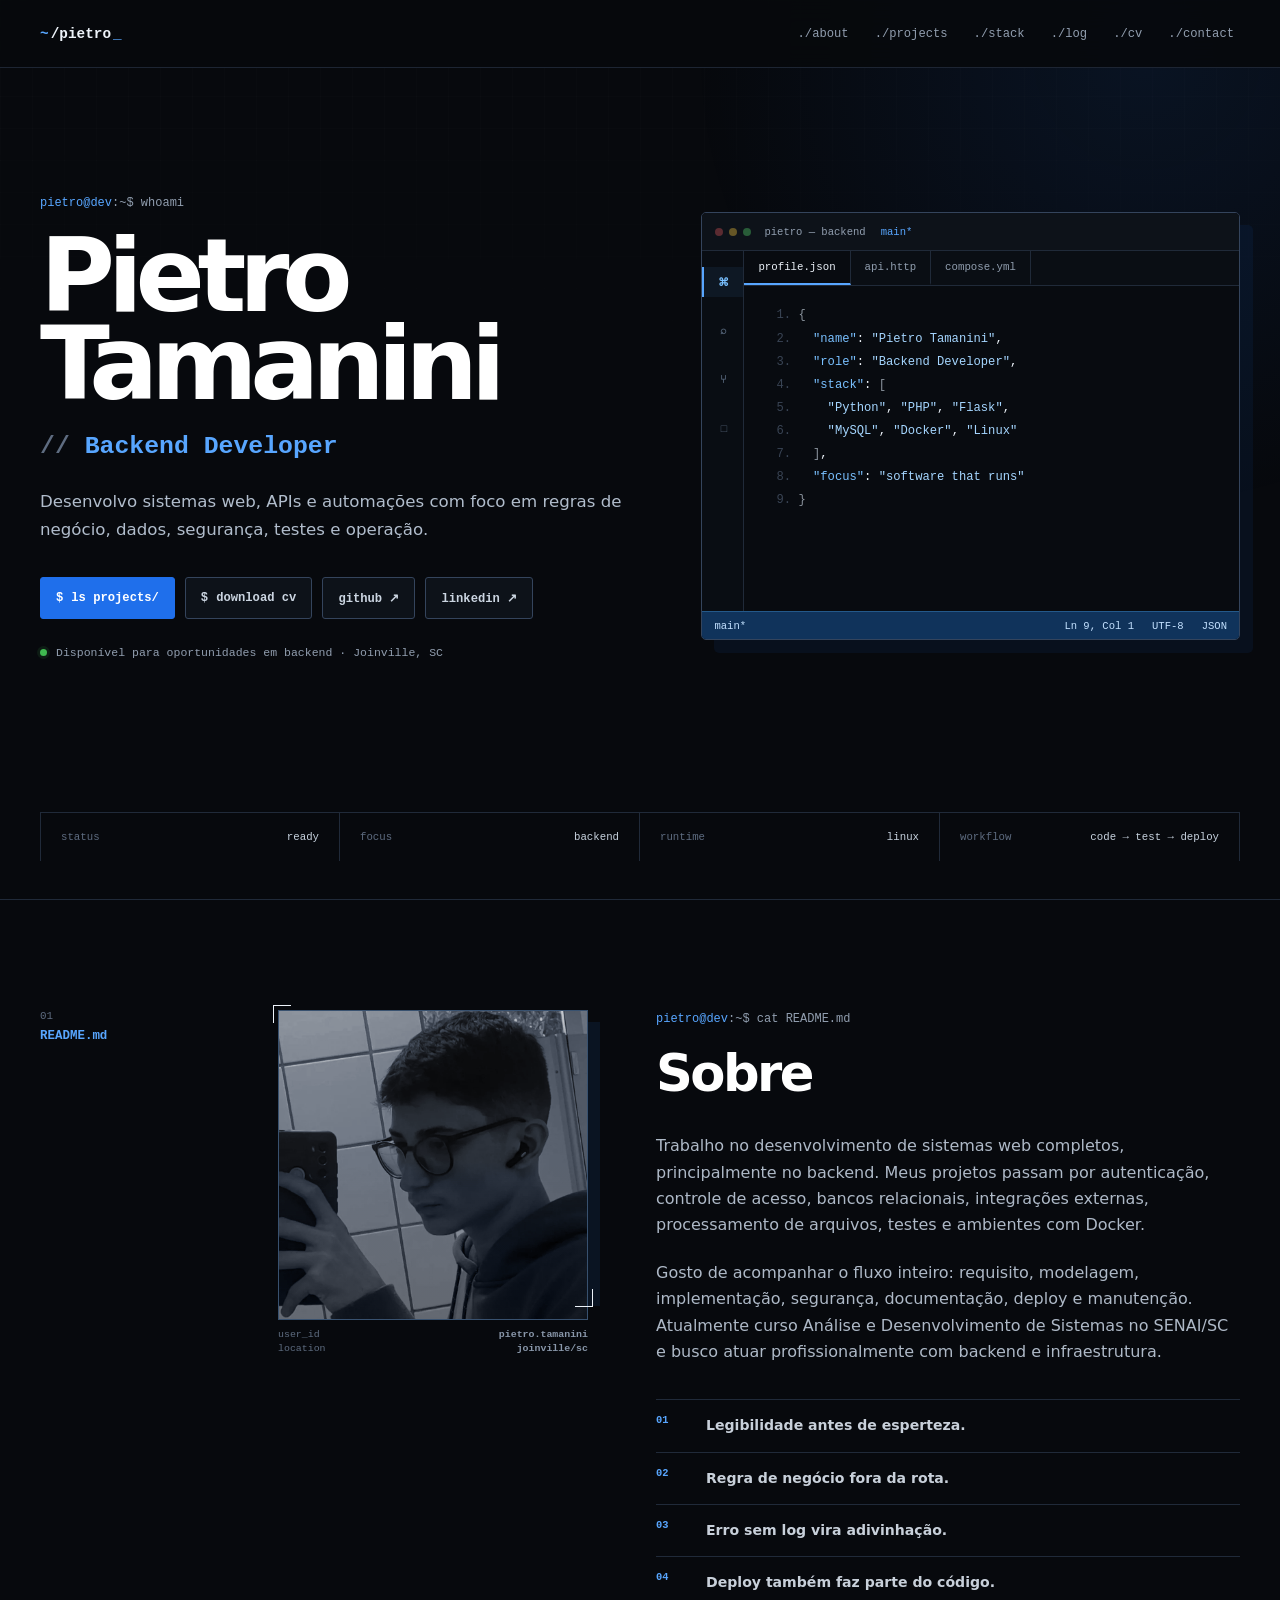
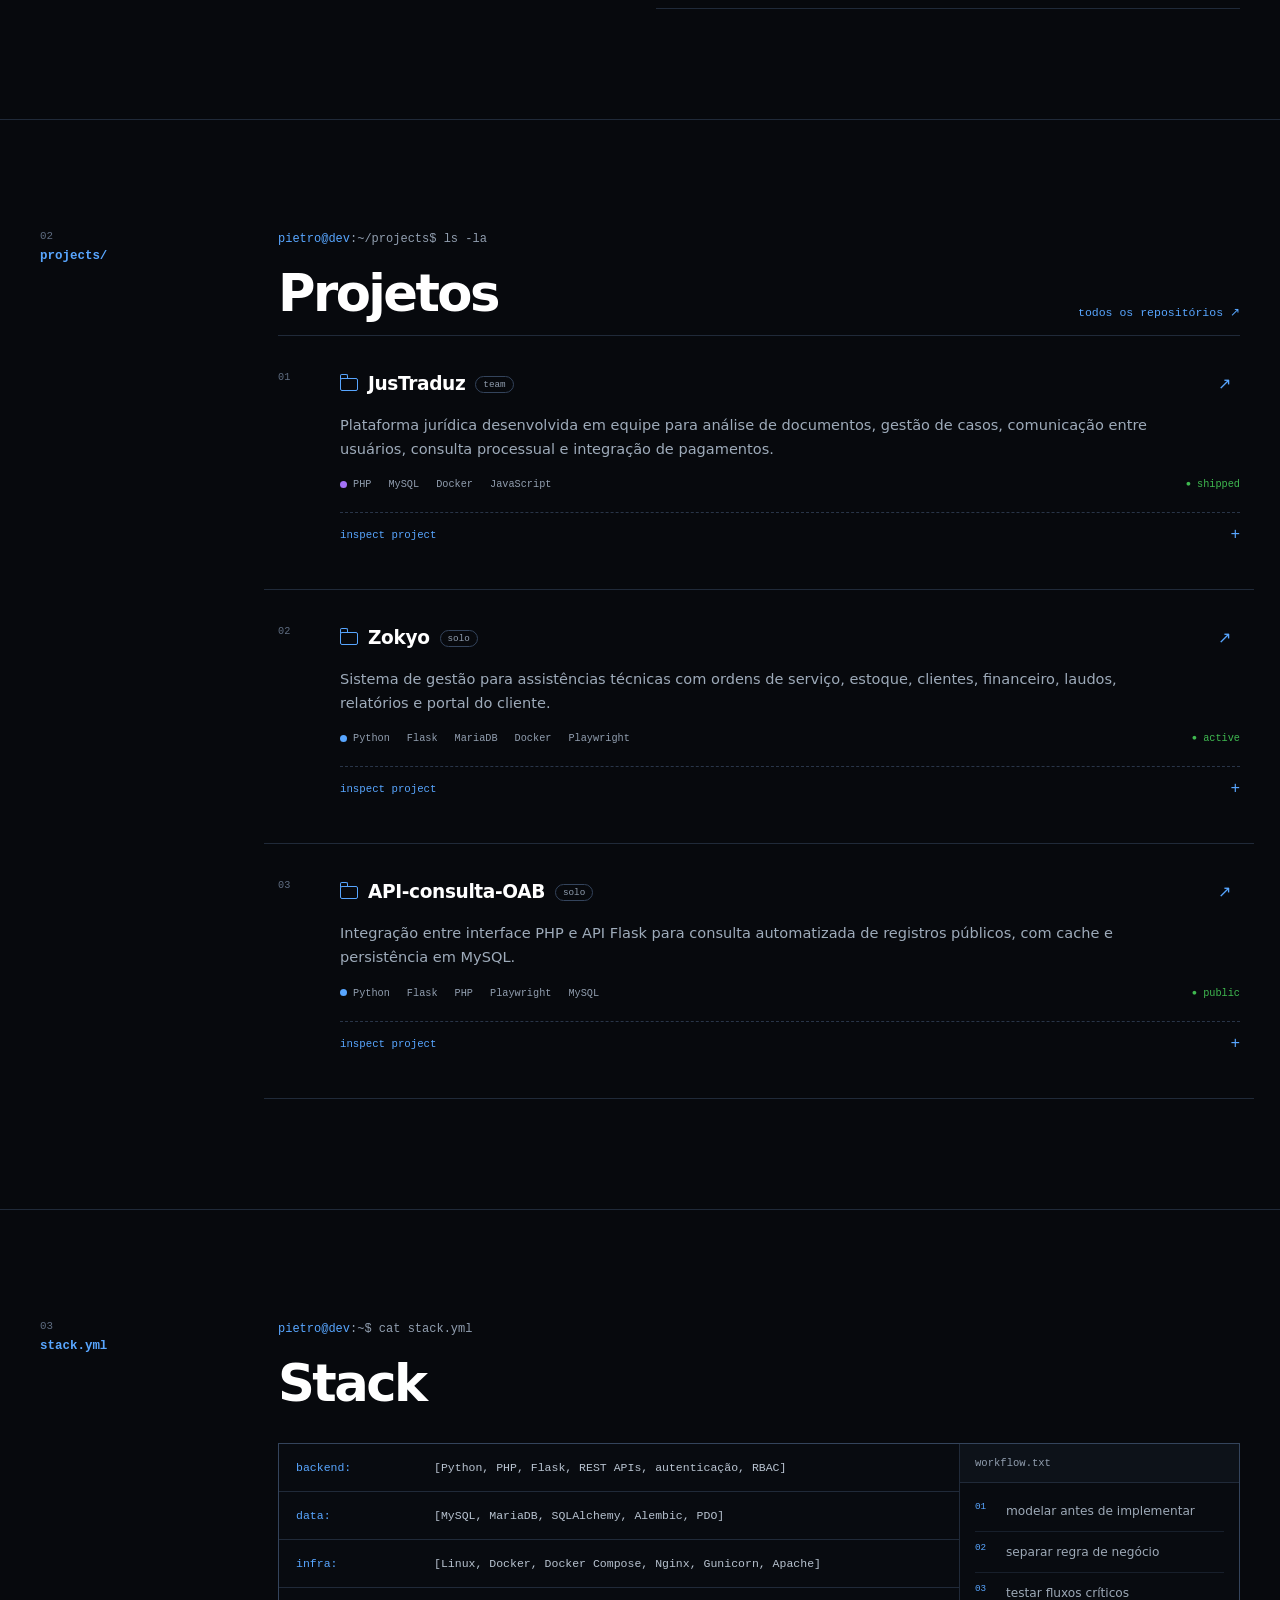
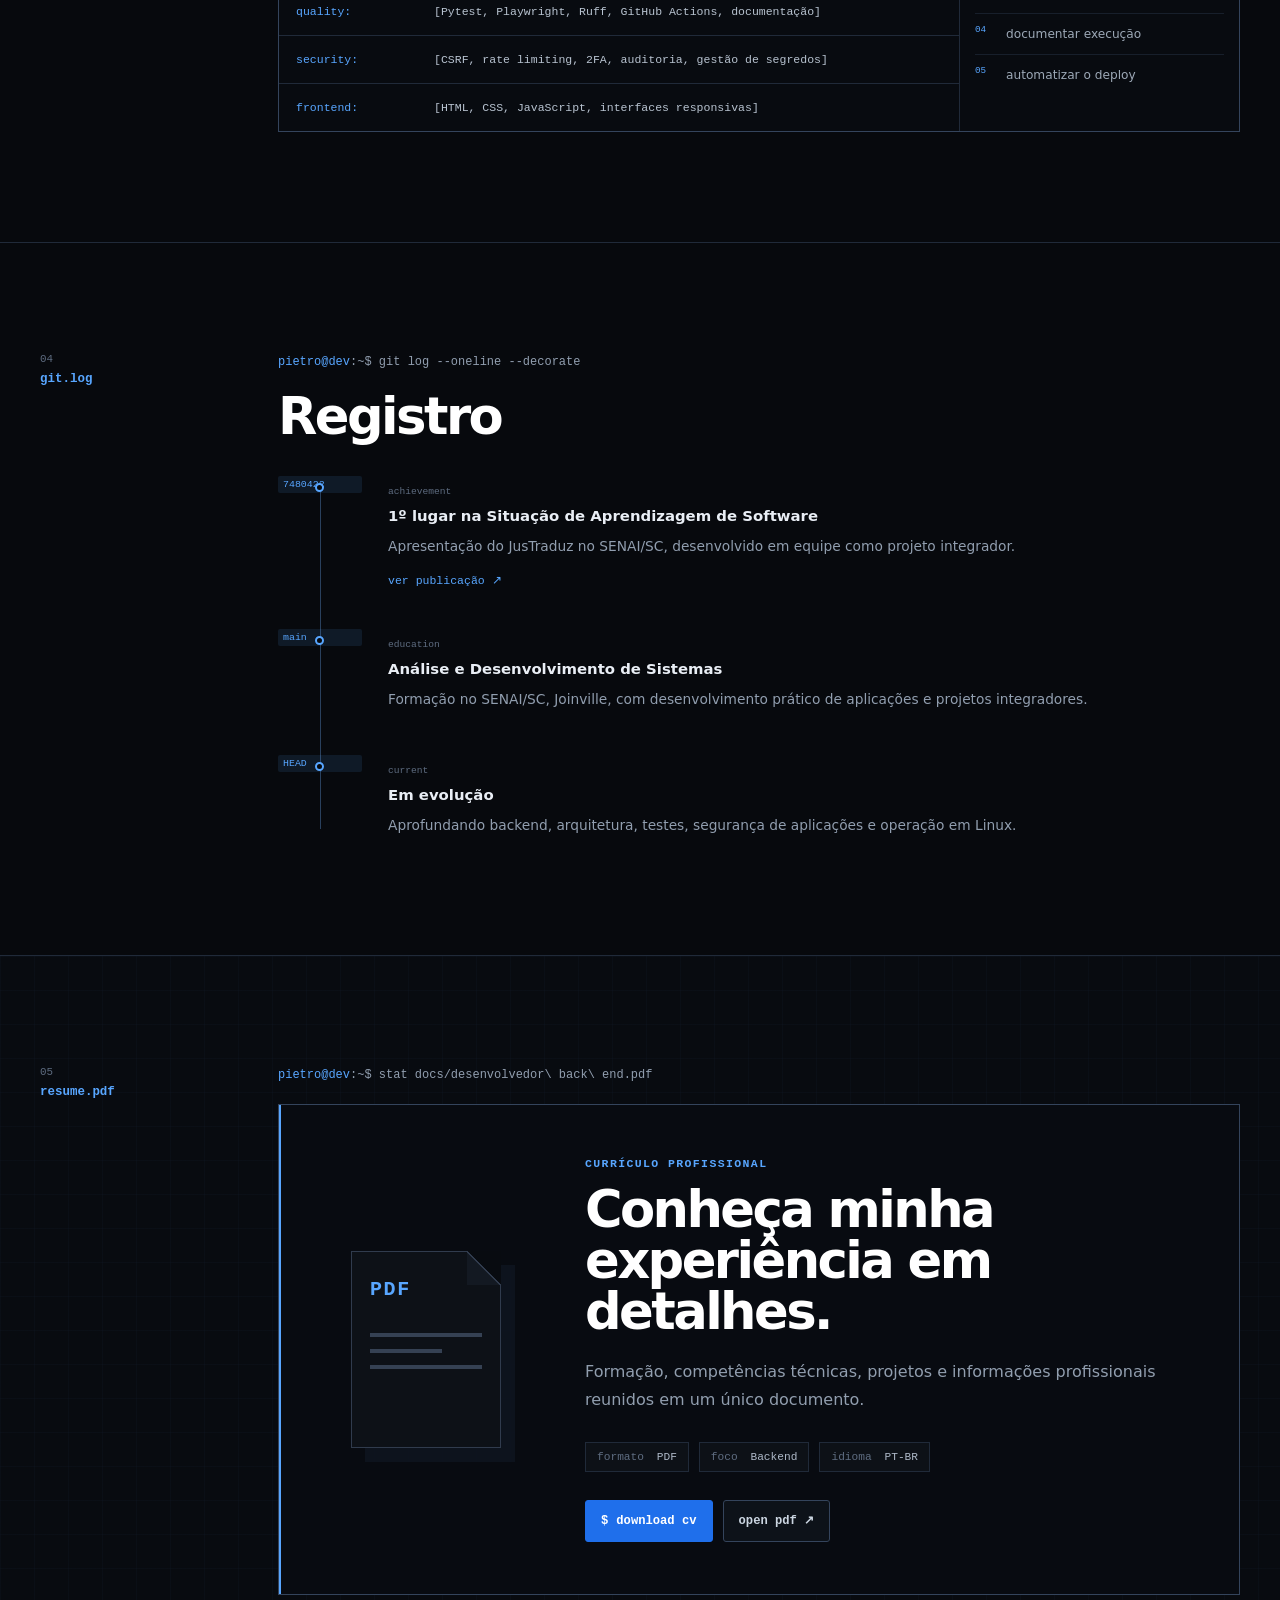
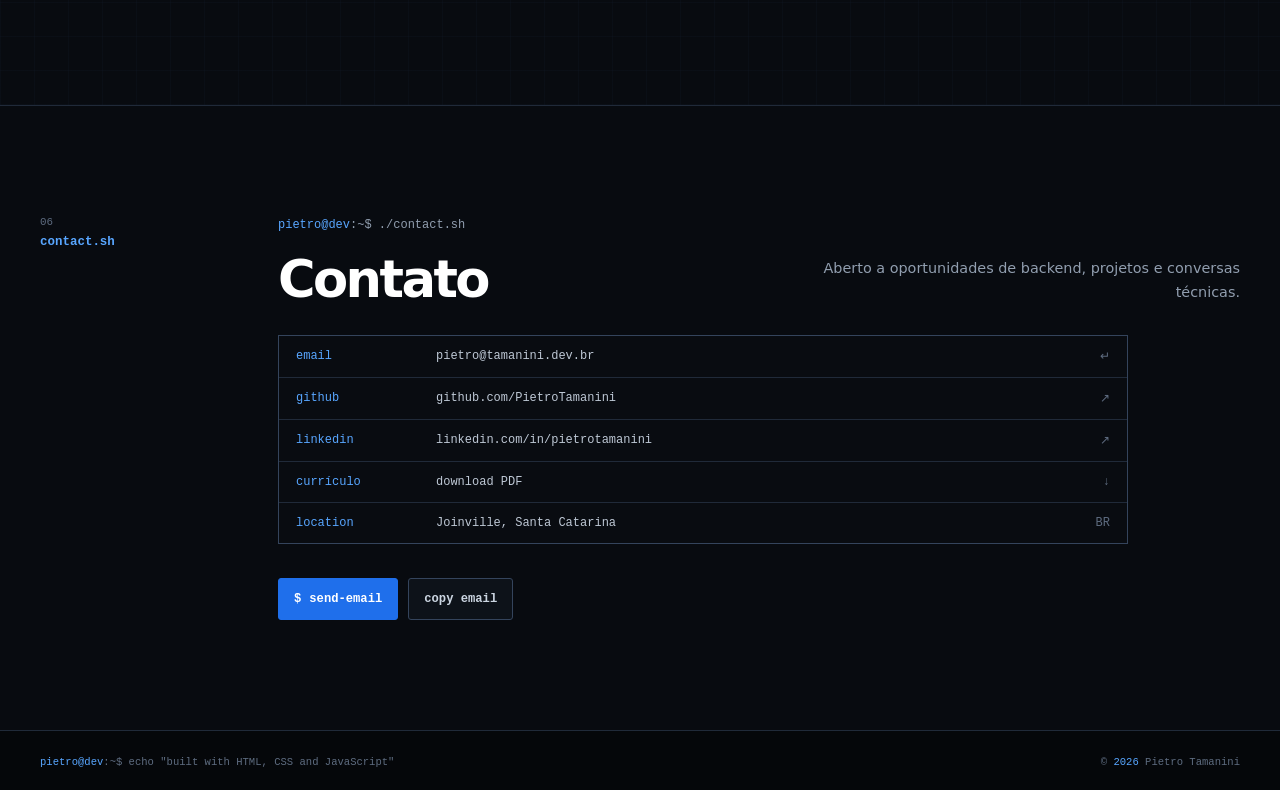
<file: index.html>
<!doctype html>
<html lang="pt-BR">
<head>
  <meta charset="utf-8">
  <meta name="viewport" content="width=device-width, initial-scale=1">
  <meta name="theme-color" content="#07090d">
  <meta name="color-scheme" content="dark">

  <title>Pietro Tamanini — Backend Developer</title>
  <meta name="description" content="Portfólio de Pietro Tamanini, desenvolvedor backend com projetos em Python, PHP, APIs REST, MySQL, Docker e Linux.">
  <meta name="author" content="Pietro Tamanini">
  <meta name="robots" content="index, follow">
  <link rel="canonical" href="https://pietro.tamanini.dev.br/">

  <meta property="og:type" content="website">
  <meta property="og:locale" content="pt_BR">
  <meta property="og:title" content="Pietro Tamanini — Backend Developer">
  <meta property="og:description" content="Backend, APIs, bancos de dados, automação e infraestrutura Linux.">
  <meta property="og:url" content="https://pietro.tamanini.dev.br/">
  <meta property="og:image" content="https://pietro.tamanini.dev.br/assets/img/og-cover.png">
  <meta property="og:image:width" content="1200">
  <meta property="og:image:height" content="630">
  <meta property="og:image:alt" content="Portfólio de Pietro Tamanini — Backend Developer">

  <meta name="twitter:card" content="summary_large_image">
  <meta name="twitter:title" content="Pietro Tamanini — Backend Developer">
  <meta name="twitter:description" content="Python, PHP, APIs REST, MySQL, Docker e Linux.">
  <meta name="twitter:image" content="https://pietro.tamanini.dev.br/assets/img/og-cover.png">
  <meta name="twitter:image:alt" content="Portfólio de Pietro Tamanini — Backend Developer">

  <link rel="icon" href="assets/img/favicon.svg" type="image/svg+xml">
  <link rel="apple-touch-icon" href="assets/img/apple-touch-icon.png">
  <link rel="manifest" href="site.webmanifest">
  <script>document.documentElement.classList.add("js");</script>
  <link rel="stylesheet" href="assets/css/style.css?v=20260718-nav-hover">

  <script type="application/ld+json">
  {
    "@context": "https://schema.org",
    "@type": "Person",
    "name": "Pietro Tamanini",
    "url": "https://pietro.tamanini.dev.br/",
    "image": "https://pietro.tamanini.dev.br/assets/img/pietro-tamanini.jpg",
    "jobTitle": "Desenvolvedor Backend",
    "address": {
      "@type": "PostalAddress",
      "addressLocality": "Joinville",
      "addressRegion": "SC",
      "addressCountry": "BR"
    },
    "sameAs": [
      "https://github.com/PietroTamanini",
      "https://www.linkedin.com/in/pietrotamanini/"
    ],
    "knowsAbout": [
      "Python", "PHP", "Flask", "APIs REST", "MySQL", "MariaDB",
      "Docker", "Linux", "Testes automatizados", "Automação"
    ]
  }
  </script>
</head>
<body>
  <div class="scroll-progress" aria-hidden="true"><span></span></div>
  <a class="skip-link" href="#main">Pular para o conteúdo</a>

  <header class="site-header">
    <div class="container header-inner">
      <a class="terminal-brand" href="#top" aria-label="Início">
        <span class="prompt">~</span><span>/pietro</span><span class="cursor" aria-hidden="true">_</span>
      </a>

      <button class="menu-toggle" type="button" aria-expanded="false" aria-controls="main-nav" aria-label="Abrir menu">
        <span></span><span></span><span></span>
      </button>

      <nav class="main-nav" id="main-nav" aria-label="Navegação principal">
        <a href="#about">./about</a>
        <a href="#projects">./projects</a>
        <a href="#stack">./stack</a>
        <a href="#log">./log</a>
        <a href="#cv">./cv</a>
        <a href="#contact">./contact</a>
      </nav>
    </div>
  </header>

  <main id="main">
    <section class="hero" id="top">
      <div class="container hero-grid">
        <div class="hero-copy reveal">
          <p class="command"><span>pietro@dev</span>:~$ whoami</p>
          <h1>Pietro<br>Tamanini</h1>
          <p class="role">Backend Developer</p>
          <p class="hero-text">
            Desenvolvo sistemas web, APIs e automações com foco em regras de negócio,
            dados, segurança, testes e operação.
          </p>

          <div class="hero-actions">
            <a class="button primary" href="#projects"><span>$</span> ls projects/</a>
            <a class="button" href="docs/desenvolvedor%20back%20end.pdf" download="Curriculo-Pietro-Tamanini-Backend.pdf"><span>$</span> download cv</a>
            <a class="button" href="https://github.com/PietroTamanini" target="_blank" rel="me noopener noreferrer">github ↗</a>
            <a class="button" href="https://www.linkedin.com/in/pietrotamanini/" target="_blank" rel="me noopener noreferrer">linkedin ↗</a>
          </div>

          <div class="status-line">
            <span class="status-dot" aria-hidden="true"></span>
            Disponível para oportunidades em backend · Joinville, SC
          </div>
        </div>

        <div class="workspace reveal" aria-label="Editor com resumo técnico de Pietro Tamanini">
          <div class="workspace-titlebar">
            <div class="editor-dots" aria-hidden="true"><span></span><span></span><span></span></div>
            <span>pietro — backend</span>
            <span class="workspace-branch">main*</span>
          </div>

          <div class="workspace-main">
            <aside class="workspace-sidebar" aria-hidden="true">
              <span class="sidebar-icon active">⌘</span>
              <span class="sidebar-icon">⌕</span>
              <span class="sidebar-icon">⑂</span>
              <span class="sidebar-icon">□</span>
            </aside>

            <div class="workspace-editor">
              <div class="editor-tabs" role="tablist" aria-label="Arquivos do editor" aria-orientation="horizontal">
                <button class="editor-tab active" type="button" role="tab" aria-selected="true" aria-controls="panel-profile" id="tab-profile" data-editor-tab="profile" tabindex="0">profile.json</button>
                <button class="editor-tab" type="button" role="tab" aria-selected="false" aria-controls="panel-api" id="tab-api" data-editor-tab="api" tabindex="-1">api.http</button>
                <button class="editor-tab" type="button" role="tab" aria-selected="false" aria-controls="panel-docker" id="tab-docker" data-editor-tab="docker" tabindex="-1">compose.yml</button>
              </div>

              <div class="editor-panel active" id="panel-profile" role="tabpanel" aria-labelledby="tab-profile" data-editor-panel="profile">
                <ol class="code-lines">
                  <li><code><span class="syntax-gray">{</span></code></li>
                  <li><code>  <span class="syntax-blue">"name"</span>: <span class="syntax-string">"Pietro Tamanini"</span>,</code></li>
                  <li><code>  <span class="syntax-blue">"role"</span>: <span class="syntax-string">"Backend Developer"</span>,</code></li>
                  <li><code>  <span class="syntax-blue">"stack"</span>: <span class="syntax-gray">[</span></code></li>
                  <li><code>    <span class="syntax-string">"Python"</span>, <span class="syntax-string">"PHP"</span>, <span class="syntax-string">"Flask"</span>,</code></li>
                  <li><code>    <span class="syntax-string">"MySQL"</span>, <span class="syntax-string">"Docker"</span>, <span class="syntax-string">"Linux"</span></code></li>
                  <li><code>  <span class="syntax-gray">]</span>,</code></li>
                  <li><code>  <span class="syntax-blue">"focus"</span>: <span class="syntax-string">"software that runs"</span></code></li>
                  <li><code><span class="syntax-gray">}</span></code></li>
                </ol>
              </div>

              <div class="editor-panel" id="panel-api" role="tabpanel" aria-labelledby="tab-api" data-editor-panel="api" hidden>
                <ol class="code-lines">
                  <li><code><span class="syntax-comment">### health check</span></code></li>
                  <li><code><span class="syntax-method">GET</span> <span class="syntax-string">https://api.local/health</span></code></li>
                  <li><code>Accept: application/json</code></li>
                  <li><code></code></li>
                  <li><code><span class="syntax-gray">HTTP/1.1</span> <span class="syntax-number">200</span> OK</code></li>
                  <li><code><span class="syntax-gray">{</span></code></li>
                  <li><code>  <span class="syntax-blue">"status"</span>: <span class="syntax-string">"ready"</span>,</code></li>
                  <li><code>  <span class="syntax-blue">"database"</span>: <span class="syntax-string">"connected"</span></code></li>
                  <li><code><span class="syntax-gray">}</span></code></li>
                </ol>
              </div>

              <div class="editor-panel" id="panel-docker" role="tabpanel" aria-labelledby="tab-docker" data-editor-panel="docker" hidden>
                <ol class="code-lines">
                  <li><code><span class="syntax-blue">services</span>:</code></li>
                  <li><code>  <span class="syntax-blue">app</span>:</code></li>
                  <li><code>    build: .</code></li>
                  <li><code>    depends_on:</code></li>
                  <li><code>      - database</code></li>
                  <li><code>  <span class="syntax-blue">database</span>:</code></li>
                  <li><code>    image: mariadb:latest</code></li>
                  <li><code>    restart: unless-stopped</code></li>
                  <li><code><span class="syntax-comment"># reproducible by default</span></code></li>
                </ol>
              </div>
            </div>
          </div>

          <div class="editor-status" aria-live="polite">
            <span>main*</span>
            <span id="editor-position">Ln 9, Col 1</span>
            <span>UTF-8</span>
            <span id="editor-language">JSON</span>
          </div>
        </div>
      </div>

      <div class="container runtime-strip reveal" aria-label="Resumo profissional">
        <div><span>status</span><strong>ready</strong></div>
        <div><span>focus</span><strong>backend</strong></div>
        <div><span>runtime</span><strong>linux</strong></div>
        <div><span>workflow</span><strong>code → test → deploy</strong></div>
      </div>
    </section>

    <section class="section" id="about">
      <div class="container section-grid">
        <header class="section-label reveal">
          <span>01</span>
          <p>README.md</p>
        </header>

        <div class="section-content about-layout reveal">
          <div class="portrait-frame">
            <picture>
              <source srcset="assets/img/pietro-tamanini.webp" type="image/webp">
              <img src="assets/img/pietro-tamanini.jpg" alt="Pietro Tamanini" width="900" height="900" loading="lazy">
            </picture>
            <span class="portrait-corner corner-a" aria-hidden="true"></span>
            <span class="portrait-corner corner-b" aria-hidden="true"></span>
            <div class="portrait-meta"><span>user_id</span><strong>pietro.tamanini</strong><span>location</span><strong>joinville/sc</strong></div>
          </div>

          <div class="readme">
            <p class="command"><span>pietro@dev</span>:~$ cat README.md</p>
            <h2>Sobre</h2>
            <p>
              Trabalho no desenvolvimento de sistemas web completos, principalmente no backend.
              Meus projetos passam por autenticação, controle de acesso, bancos relacionais,
              integrações externas, processamento de arquivos, testes e ambientes com Docker.
            </p>
            <p>
              Gosto de acompanhar o fluxo inteiro: requisito, modelagem, implementação, segurança,
              documentação, deploy e manutenção. Atualmente curso Análise e Desenvolvimento de
              Sistemas no SENAI/SC e busco atuar profissionalmente com backend e infraestrutura.
            </p>

            <div class="principles" aria-label="Princípios de desenvolvimento">
              <div><span>01</span><p>Legibilidade antes de esperteza.</p></div>
              <div><span>02</span><p>Regra de negócio fora da rota.</p></div>
              <div><span>03</span><p>Erro sem log vira adivinhação.</p></div>
              <div><span>04</span><p>Deploy também faz parte do código.</p></div>
            </div>
          </div>
        </div>
      </div>
    </section>

    <section class="section" id="projects">
      <div class="container section-grid">
        <header class="section-label reveal">
          <span>02</span>
          <p>projects/</p>
        </header>

        <div class="section-content reveal">
          <div class="section-title-row">
            <div>
              <p class="command"><span>pietro@dev</span>:~/projects$ ls -la</p>
              <h2>Projetos</h2>
            </div>
            <a class="plain-link" href="https://github.com/PietroTamanini?tab=repositories" target="_blank" rel="noopener noreferrer">todos os repositórios ↗</a>
          </div>

          <div class="repo-list">
            <article class="repo-item featured">
              <div class="repo-index">01</div>
              <div class="repo-main">
                <div class="repo-header">
                  <div>
                    <span class="folder-icon" aria-hidden="true"></span>
                    <h3><a href="https://github.com/TeamGHCP/JusTraduz" target="_blank" rel="noopener noreferrer">JusTraduz</a></h3>
                    <span class="visibility">team</span>
                  </div>
                  <a class="repo-link" href="https://github.com/TeamGHCP/JusTraduz" target="_blank" rel="noopener noreferrer" aria-label="Abrir JusTraduz no GitHub">↗</a>
                </div>
                <p class="repo-description">
                  Plataforma jurídica desenvolvida em equipe para análise de documentos, gestão de casos,
                  comunicação entre usuários, consulta processual e integração de pagamentos.
                </p>
                <div class="repo-footer">
                  <span><i class="language php"></i>PHP</span>
                  <span>MySQL</span>
                  <span>Docker</span>
                  <span>JavaScript</span>
                  <span class="repo-state">shipped</span>
                </div>

                <details class="repo-inspect">
                  <summary><span class="inspect-label">inspect project</span><span class="inspect-toggle" aria-hidden="true">+</span></summary>
                  <div class="inspect-grid">
                    <div>
                      <strong>Minha atuação</strong>
                      <p>Backend, integrações, banco de dados, segurança, infraestrutura e evolução do produto.</p>
                    </div>
                    <div>
                      <strong>Implementações</strong>
                      <p>RBAC, auditoria, armazenamento privado, filas de processamento, pagamentos e Docker.</p>
                    </div>
                    <pre aria-label="Fluxo simplificado"><code>client
  └─&gt; PHP application
       ├─&gt; MySQL
       ├─&gt; payment gateway
       └─&gt; document pipeline</code></pre>
                  </div>
                  <a class="inspect-link" href="https://www.linkedin.com/posts/guilherme-arthur-silveira_enfim-3-semestre-finalizado-hoje-foi-o-ugcPost-7480422148482916352-v_en/" target="_blank" rel="noopener noreferrer">1º lugar no SENAI/SC ↗</a>
                </details>
              </div>
            </article>

            <article class="repo-item">
              <div class="repo-index">02</div>
              <div class="repo-main">
                <div class="repo-header">
                  <div>
                    <span class="folder-icon" aria-hidden="true"></span>
                    <h3><a href="https://github.com/PietroTamanini/Zokyo" target="_blank" rel="noopener noreferrer">Zokyo</a></h3>
                    <span class="visibility">solo</span>
                  </div>
                  <a class="repo-link" href="https://github.com/PietroTamanini/Zokyo" target="_blank" rel="noopener noreferrer" aria-label="Abrir Zokyo no GitHub">↗</a>
                </div>
                <p class="repo-description">
                  Sistema de gestão para assistências técnicas com ordens de serviço, estoque,
                  clientes, financeiro, laudos, relatórios e portal do cliente.
                </p>
                <div class="repo-footer">
                  <span><i class="language python"></i>Python</span>
                  <span>Flask</span>
                  <span>MariaDB</span>
                  <span>Docker</span>
                  <span>Playwright</span>
                  <span class="repo-state">active</span>
                </div>

                <details class="repo-inspect">
                  <summary><span class="inspect-label">inspect project</span><span class="inspect-toggle" aria-hidden="true">+</span></summary>
                  <div class="inspect-grid">
                    <div>
                      <strong>Arquitetura</strong>
                      <p>Flask, blueprints, camada de serviços, SQLAlchemy, migrations e configuração por ambiente.</p>
                    </div>
                    <div>
                      <strong>Qualidade</strong>
                      <p>Pytest, Playwright, Ruff, health checks, Gunicorn, Nginx e Docker Compose.</p>
                    </div>
                    <pre aria-label="Estrutura simplificada"><code>app/
  ├─ routes/
  ├─ services/
  ├─ models/
  └─ templates/
tests/
migrations/</code></pre>
                  </div>
                </details>
              </div>
            </article>

            <article class="repo-item">
              <div class="repo-index">03</div>
              <div class="repo-main">
                <div class="repo-header">
                  <div>
                    <span class="folder-icon" aria-hidden="true"></span>
                    <h3><a href="https://github.com/PietroTamanini/API-consulta-OAB" target="_blank" rel="noopener noreferrer">API-consulta-OAB</a></h3>
                    <span class="visibility">solo</span>
                  </div>
                  <a class="repo-link" href="https://github.com/PietroTamanini/API-consulta-OAB" target="_blank" rel="noopener noreferrer" aria-label="Abrir API Consulta OAB no GitHub">↗</a>
                </div>
                <p class="repo-description">
                  Integração entre interface PHP e API Flask para consulta automatizada de registros públicos,
                  com cache e persistência em MySQL.
                </p>
                <div class="repo-footer">
                  <span><i class="language python"></i>Python</span>
                  <span>Flask</span>
                  <span>PHP</span>
                  <span>Playwright</span>
                  <span>MySQL</span>
                  <span class="repo-state">public</span>
                </div>

                <details class="repo-inspect">
                  <summary><span class="inspect-label">inspect project</span><span class="inspect-toggle" aria-hidden="true">+</span></summary>
                  <div class="inspect-grid">
                    <div>
                      <strong>Fluxo</strong>
                      <p>Consulta local, chamada à API, automação controlada, normalização e persistência.</p>
                    </div>
                    <div>
                      <strong>Objetivo</strong>
                      <p>Reduzir consultas repetidas e disponibilizar uma interface única para consumo dos dados.</p>
                    </div>
                    <pre aria-label="Fluxo simplificado"><code>PHP client
  └─&gt; Flask API
       ├─&gt; cache lookup
       ├─&gt; browser task
       └─&gt; MySQL persist</code></pre>
                  </div>
                </details>
              </div>
            </article>
          </div>
        </div>
      </div>
    </section>

    <section class="section" id="stack">
      <div class="container section-grid">
        <header class="section-label reveal">
          <span>03</span>
          <p>stack.yml</p>
        </header>

        <div class="section-content reveal">
          <p class="command"><span>pietro@dev</span>:~$ cat stack.yml</p>
          <h2>Stack</h2>

          <div class="stack-console">
            <div class="stack-file" role="table" aria-label="Competências técnicas">
              <div class="stack-row" role="row">
                <span class="stack-key" role="cell">backend:</span>
                <span role="cell">[Python, PHP, Flask, REST APIs, autenticação, RBAC]</span>
              </div>
              <div class="stack-row" role="row">
                <span class="stack-key" role="cell">data:</span>
                <span role="cell">[MySQL, MariaDB, SQLAlchemy, Alembic, PDO]</span>
              </div>
              <div class="stack-row" role="row">
                <span class="stack-key" role="cell">infra:</span>
                <span role="cell">[Linux, Docker, Docker Compose, Nginx, Gunicorn, Apache]</span>
              </div>
              <div class="stack-row" role="row">
                <span class="stack-key" role="cell">quality:</span>
                <span role="cell">[Pytest, Playwright, Ruff, GitHub Actions, documentação]</span>
              </div>
              <div class="stack-row" role="row">
                <span class="stack-key" role="cell">security:</span>
                <span role="cell">[CSRF, rate limiting, 2FA, auditoria, gestão de segredos]</span>
              </div>
              <div class="stack-row" role="row">
                <span class="stack-key" role="cell">frontend:</span>
                <span role="cell">[HTML, CSS, JavaScript, interfaces responsivas]</span>
              </div>
            </div>
            <aside class="stack-notes" aria-label="Forma de trabalho">
              <p class="stack-notes-title">workflow.txt</p>
              <ul>
                <li><span>01</span> modelar antes de implementar</li>
                <li><span>02</span> separar regra de negócio</li>
                <li><span>03</span> testar fluxos críticos</li>
                <li><span>04</span> documentar execução</li>
                <li><span>05</span> automatizar o deploy</li>
              </ul>
            </aside>
          </div>
        </div>
      </div>
    </section>

    <section class="section" id="log">
      <div class="container section-grid">
        <header class="section-label reveal">
          <span>04</span>
          <p>git.log</p>
        </header>

        <div class="section-content reveal">
          <p class="command"><span>pietro@dev</span>:~$ git log --oneline --decorate</p>
          <h2>Registro</h2>

          <div class="commit-log">
            <article class="commit-item">
              <code class="commit-hash">7480422</code>
              <div>
                <span class="commit-tag">achievement</span>
                <h3>1º lugar na Situação de Aprendizagem de Software</h3>
                <p>Apresentação do JusTraduz no SENAI/SC, desenvolvido em equipe como projeto integrador.</p>
                <a href="https://www.linkedin.com/posts/guilherme-arthur-silveira_enfim-3-semestre-finalizado-hoje-foi-o-ugcPost-7480422148482916352-v_en/" target="_blank" rel="noopener noreferrer">ver publicação ↗</a>
              </div>
            </article>
            <article class="commit-item">
              <code class="commit-hash">main</code>
              <div>
                <span class="commit-tag">education</span>
                <h3>Análise e Desenvolvimento de Sistemas</h3>
                <p>Formação no SENAI/SC, Joinville, com desenvolvimento prático de aplicações e projetos integradores.</p>
              </div>
            </article>
            <article class="commit-item">
              <code class="commit-hash">HEAD</code>
              <div>
                <span class="commit-tag">current</span>
                <h3>Em evolução</h3>
                <p>Aprofundando backend, arquitetura, testes, segurança de aplicações e operação em Linux.</p>
              </div>
            </article>
          </div>
        </div>
      </div>
    </section>


    <section class="section cv-section" id="cv">
      <div class="container section-grid">
        <header class="section-label reveal">
          <span>05</span>
          <p>resume.pdf</p>
        </header>

        <div class="section-content reveal">
          <p class="command"><span>pietro@dev</span>:~$ stat docs/desenvolvedor\ back\ end.pdf</p>

          <article class="cv-card">
            <div class="cv-file" aria-hidden="true">
              <span class="cv-file-type">PDF</span>
              <span class="cv-file-lines"></span>
              <span class="cv-file-lines short"></span>
              <span class="cv-file-lines"></span>
            </div>

            <div class="cv-copy">
              <span class="cv-eyebrow">currículo profissional</span>
              <h2>Conheça minha experiência em detalhes.</h2>
              <p>Formação, competências técnicas, projetos e informações profissionais reunidos em um único documento.</p>

              <div class="cv-meta" aria-label="Informações do currículo">
                <span><strong>formato</strong> PDF</span>
                <span><strong>foco</strong> Backend</span>
                <span><strong>idioma</strong> PT-BR</span>
              </div>

              <div class="cv-actions">
                <a class="button primary" href="docs/desenvolvedor%20back%20end.pdf" download="Curriculo-Pietro-Tamanini-Backend.pdf"><span>$</span> download cv</a>
                <a class="button" href="docs/desenvolvedor%20back%20end.pdf" target="_blank" rel="noopener noreferrer">open pdf ↗</a>
              </div>
            </div>
          </article>
        </div>
      </div>
    </section>

    <section class="section contact-section" id="contact">
      <div class="container section-grid">
        <header class="section-label reveal">
          <span>06</span>
          <p>contact.sh</p>
        </header>

        <div class="section-content contact-content reveal">
          <p class="command"><span>pietro@dev</span>:~$ ./contact.sh</p>
          <div class="contact-heading">
            <h2>Contato</h2>
            <p>Aberto a oportunidades de backend, projetos e conversas técnicas.</p>
          </div>

          <div class="contact-terminal">
            <div><span>email</span><a href="mailto:pietro@tamanini.dev.br">pietro@tamanini.dev.br</a><code>↵</code></div>
            <div><span>github</span><a href="https://github.com/PietroTamanini" target="_blank" rel="me noopener noreferrer">github.com/PietroTamanini</a><code>↗</code></div>
            <div><span>linkedin</span><a href="https://www.linkedin.com/in/pietrotamanini/" target="_blank" rel="me noopener noreferrer">linkedin.com/in/pietrotamanini</a><code>↗</code></div>
            <div><span>currículo</span><a href="docs/desenvolvedor%20back%20end.pdf" download="Curriculo-Pietro-Tamanini-Backend.pdf">download PDF</a><code>↓</code></div>
            <div><span>location</span><p>Joinville, Santa Catarina</p><code>BR</code></div>
          </div>

          <div class="contact-actions">
            <a class="button primary" href="mailto:pietro@tamanini.dev.br"><span>$</span> send-email</a>
            <button class="button copy-email" type="button" data-email="pietro@tamanini.dev.br">copy email</button>
          </div>
        </div>
      </div>
    </section>
  </main>

  <footer class="site-footer">
    <div class="container footer-inner">
      <p><span>pietro@dev</span>:~$ echo "built with HTML, CSS and JavaScript"</p>
      <p>© <span id="current-year">2026</span> Pietro Tamanini</p>
    </div>
  </footer>

  <div class="toast" role="status" aria-live="polite"></div>
  <script src="assets/js/main.js?v=20260718-scrollspy" defer></script>
</body>
</html>
</file>
<file: assets/css/style.css>
:root {
  --bg: #07090d;
  --bg-deep: #05070a;
  --bg-elevated: #0a0e14;
  --surface: #0d1219;
  --surface-2: #111824;
  --surface-3: #151e2b;
  --border: #202a39;
  --border-strong: #34445c;
  --text: #edf3fa;
  --muted: #919eaf;
  --subtle: #5e6c80;
  --blue: #58a6ff;
  --blue-strong: #1f6feb;
  --blue-bright: #79c0ff;
  --blue-dim: rgba(88, 166, 255, 0.11);
  --green: #3fb950;
  --purple: #a371f7;
  --yellow: #d29922;
  --red: #f85149;
  --max-width: 1200px;
  --header-height: 68px;
  --mono: "SFMono-Regular", Consolas, "Liberation Mono", Menlo, monospace;
  --sans: Inter, ui-sans-serif, system-ui, -apple-system, BlinkMacSystemFont, "Segoe UI", sans-serif;
}

*,
*::before,
*::after { box-sizing: border-box; }

html {
  scroll-behavior: smooth;
  scroll-padding-top: calc(var(--header-height) + 24px);
}

body {
  margin: 0;
  min-width: 320px;
  color: var(--text);
  background: var(--bg);
  font-family: var(--sans);
  line-height: 1.65;
  -webkit-font-smoothing: antialiased;
  text-rendering: optimizeLegibility;
}

body::before {
  position: fixed;
  z-index: -2;
  inset: 0;
  content: "";
  background-image:
    linear-gradient(rgba(255, 255, 255, .017) 1px, transparent 1px),
    linear-gradient(90deg, rgba(255, 255, 255, .017) 1px, transparent 1px);
  background-size: 32px 32px;
  mask-image: linear-gradient(to bottom, #000 0%, transparent 46%);
  pointer-events: none;
}

body::after {
  position: fixed;
  z-index: -1;
  top: 0;
  right: 0;
  width: min(52vw, 780px);
  height: 560px;
  content: "";
  background: radial-gradient(circle at 80% 10%, rgba(31, 111, 235, .10), transparent 62%);
  pointer-events: none;
}

body.menu-open { overflow: hidden; overscroll-behavior: none; }

::selection { color: #fff; background: var(--blue-strong); }

img, svg, picture { display: block; max-width: 100%; }
a { color: inherit; text-decoration: none; }
button, a { -webkit-tap-highlight-color: transparent; }
button { color: inherit; font: inherit; }

:focus-visible { outline: 2px solid var(--blue); outline-offset: 4px; }

.scroll-progress {
  position: fixed;
  z-index: 2000;
  top: 0;
  right: 0;
  left: 0;
  height: 2px;
  pointer-events: none;
}

.scroll-progress span {
  display: block;
  width: 0;
  height: 100%;
  background: var(--blue);
}

.skip-link {
  position: fixed;
  z-index: 9999;
  top: 12px;
  left: 12px;
  padding: 8px 12px;
  color: #fff;
  background: var(--blue-strong);
  font: .8rem var(--mono);
  border-radius: 3px;
  transform: translateY(-150%);
}

.skip-link:focus { transform: translateY(0); }

.container {
  width: min(calc(100% - 44px), var(--max-width));
  margin-inline: auto;
}

.site-header {
  position: sticky;
  z-index: 1000;
  top: 0;
  height: var(--header-height);
  background: rgba(7, 9, 13, .91);
  border-bottom: 1px solid rgba(32, 42, 57, .88);
  backdrop-filter: blur(14px);
}

.header-inner {
  height: 100%;
  display: flex;
  align-items: center;
  justify-content: space-between;
}

.terminal-brand {
  display: inline-flex;
  align-items: center;
  gap: 2px;
  color: var(--text);
  font: 700 .9rem var(--mono);
}

.terminal-brand .prompt,
.command span,
.footer-inner span { color: var(--blue); }

.cursor {
  color: var(--blue);
  animation: blink 1.05s steps(1) infinite;
}

@keyframes blink { 50% { opacity: 0; } }

.main-nav {
  display: flex;
  align-items: center;
  gap: 14px;
}

.main-nav a {
  position: relative;
  display: inline-flex;
  align-items: center;
  min-height: 36px;
  padding: 0 6px;
  color: var(--muted);
  font: .76rem var(--mono);
  transition: color .16s ease;
}

.main-nav a::after {
  position: absolute;
  right: 0;
  bottom: -8px;
  left: 0;
  height: 1px;
  content: "";
  background: var(--blue);
  transform: scaleX(0);
  transform-origin: left;
  transition: transform .16s ease;
}

.main-nav a:hover,
.main-nav a:focus-visible,
.main-nav a.active,
.main-nav a[aria-current="location"] { color: var(--blue); }
.main-nav a:hover::after,
.main-nav a:focus-visible::after,
.main-nav a.active::after,
.main-nav a[aria-current="location"]::after { transform: scaleX(1); }

.menu-toggle {
  display: none;
  width: 40px;
  height: 40px;
  padding: 0;
  background: var(--surface);
  border: 1px solid var(--border);
  border-radius: 3px;
  cursor: pointer;
}

.menu-toggle span {
  width: 17px;
  height: 1px;
  display: block;
  margin: 4px auto;
  background: var(--text);
  transition: transform .18s ease, opacity .18s ease;
}

.hero {
  min-height: calc(100vh - var(--header-height));
  min-height: calc(100svh - var(--header-height));
  display: grid;
  align-items: center;
  padding: 88px 0 0;
  border-bottom: 1px solid var(--border);
}

.hero-grid {
  display: grid;
  grid-template-columns: minmax(0, 1fr) minmax(460px, .92fr);
  align-items: center;
  gap: 76px;
}

.command {
  margin: 0 0 20px;
  color: var(--muted);
  font: .75rem/1.5 var(--mono);
}

.hero h1 {
  margin: 0;
  color: #fff;
  font: 790 clamp(3.8rem, 8vw, 7.2rem)/.86 var(--sans);
  letter-spacing: -.072em;
}

.role {
  margin: 24px 0 0;
  color: var(--blue);
  font: 650 clamp(1.15rem, 2vw, 1.55rem)/1.2 var(--mono);
}

.role::before { content: "// "; color: var(--subtle); }

.hero-text {
  max-width: 660px;
  margin: 27px 0 0;
  color: #b1bdcc;
  font-size: 1.04rem;
}

.hero-actions,
.contact-actions {
  display: flex;
  flex-wrap: wrap;
  gap: 10px;
  margin-top: 34px;
}

.button {
  min-height: 42px;
  display: inline-flex;
  align-items: center;
  justify-content: center;
  gap: 8px;
  padding: 9px 15px;
  color: #cbd5e1;
  background: var(--surface);
  border: 1px solid var(--border-strong);
  border-radius: 3px;
  font: 600 .76rem var(--mono);
  cursor: pointer;
  transition: border-color .16s ease, background .16s ease, color .16s ease, transform .16s ease;
}

.button:hover {
  color: #fff;
  background: var(--surface-2);
  border-color: #5a6f8d;
  transform: translateY(-1px);
}

.button.primary {
  color: #fff;
  background: var(--blue-strong);
  border-color: var(--blue-strong);
}

.button.primary:hover { background: #2f81f7; border-color: #2f81f7; }
.button:disabled { opacity: .72; cursor: default; transform: none; }

.status-line {
  display: flex;
  align-items: center;
  gap: 9px;
  margin-top: 27px;
  color: var(--muted);
  font: .72rem var(--mono);
}

.status-dot {
  width: 7px;
  height: 7px;
  background: var(--green);
  border-radius: 50%;
  box-shadow: 0 0 0 3px rgba(63, 185, 80, .11);
}

.workspace {
  overflow: hidden;
  background: #080b10;
  border: 1px solid var(--border-strong);
  border-radius: 5px;
  box-shadow: 13px 13px 0 rgba(31, 111, 235, .07);
}

.workspace-titlebar,
.editor-status {
  display: flex;
  align-items: center;
  min-height: 38px;
  color: var(--muted);
  background: var(--surface);
  font: .66rem var(--mono);
}

.workspace-titlebar {
  gap: 13px;
  padding: 0 13px;
  border-bottom: 1px solid var(--border);
}

.editor-dots { display: flex; gap: 6px; }
.editor-dots span { width: 8px; height: 8px; background: #334052; border-radius: 50%; }
.editor-dots span:first-child { background: #5b2b31; }
.editor-dots span:nth-child(2) { background: #655626; }
.editor-dots span:last-child { background: #285c38; }
.workspace-branch { margin-left: auto; color: var(--blue); }

.workspace-main { display: grid; grid-template-columns: 42px minmax(0, 1fr); min-height: 360px; }
.workspace-sidebar {
  display: flex;
  align-items: center;
  flex-direction: column;
  gap: 19px;
  padding-top: 16px;
  color: #4d5b6d;
  background: #090d13;
  border-right: 1px solid var(--border);
  font: .9rem var(--mono);
}
.sidebar-icon.active { color: var(--blue); }
.workspace-editor { min-width: 0; }

.editor-tabs {
  display: flex;
  overflow-x: auto;
  background: #0a0e14;
  border-bottom: 1px solid var(--border);
  scrollbar-width: none;
}
.editor-tabs::-webkit-scrollbar { display: none; }

.editor-tab {
  min-width: max-content;
  padding: 10px 14px;
  color: var(--muted);
  background: transparent;
  border: 0;
  border-right: 1px solid var(--border);
  border-bottom: 2px solid transparent;
  font: .67rem var(--mono);
  cursor: pointer;
}
.editor-tab:hover { color: var(--text); background: rgba(255, 255, 255, .018); }
.editor-tab.active { color: var(--text); background: #080b10; border-bottom-color: var(--blue); }

.editor-panel { overflow-x: auto; padding: 18px 0 20px; }
.code-lines {
  min-width: 500px;
  margin: 0;
  padding-left: 54px;
  color: #465366;
  font: .76rem/1.9 var(--mono);
}
.code-lines code { color: var(--text); white-space: pre; }
.code-lines li::marker { color: #394454; }
.syntax-blue { color: #79c0ff; }
.syntax-string { color: #a5d6ff; }
.syntax-gray { color: #8b949e; }
.syntax-comment { color: #64748b; }
.syntax-method { color: #ff7b72; }
.syntax-number { color: #d2a8ff; }

.editor-status {
  min-height: 28px;
  justify-content: flex-end;
  gap: 18px;
  padding: 0 12px;
  color: #c3e1ff;
  background: #10335b;
  border-top: 1px solid #24598a;
}
.editor-status span:first-child { margin-right: auto; }

.runtime-strip {
  display: grid;
  grid-template-columns: repeat(4, 1fr);
  margin-top: 78px;
  border-top: 1px solid var(--border);
}
.runtime-strip > div {
  min-width: 0;
  display: flex;
  align-items: center;
  justify-content: space-between;
  gap: 14px;
  padding: 18px 20px;
  border-right: 1px solid var(--border);
  font: .67rem var(--mono);
}
.runtime-strip > div:first-child { border-left: 1px solid var(--border); }
.runtime-strip span { color: var(--subtle); }
.runtime-strip strong { color: #c8d3df; font-weight: 500; text-align: right; }

.section { padding: 110px 0; border-bottom: 1px solid var(--border); }
.section-grid { display: grid; grid-template-columns: 170px minmax(0, 1fr); gap: 68px; }
.section-label { position: sticky; top: calc(var(--header-height) + 34px); align-self: start; }
.section-label span { display: block; margin-bottom: 7px; color: var(--subtle); font: .68rem var(--mono); }
.section-label p { margin: 0; color: var(--blue); font: 600 .78rem var(--mono); }
.section-content h2 { margin: 0 0 34px; color: #fff; font-size: clamp(2.25rem, 4vw, 3.4rem); line-height: 1; letter-spacing: -.05em; }

.about-layout { display: grid; grid-template-columns: minmax(230px, 310px) minmax(0, 1fr); align-items: start; gap: 68px; }
.portrait-frame { position: relative; }
.portrait-frame picture { position: relative; overflow: hidden; aspect-ratio: 1; background: #0b121e; border: 1px solid #38516f; }
.portrait-frame picture::after {
  position: absolute;
  inset: 0;
  content: "";
  background: linear-gradient(180deg, transparent 48%, rgba(7, 9, 13, .46)), rgba(31, 111, 235, .10);
  mix-blend-mode: color;
  pointer-events: none;
}
.portrait-frame img { width: 100%; height: 100%; object-fit: cover; filter: grayscale(1) contrast(1.07) brightness(.78); }
.portrait-frame::after { position: absolute; z-index: -1; top: 12px; right: -12px; bottom: 48px; left: 12px; content: ""; background: #0a1422; }
.portrait-corner { position: absolute; z-index: 2; width: 18px; height: 18px; border-color: var(--blue); }
.corner-a { top: -5px; left: -5px; border-top: 1px solid; border-left: 1px solid; }
.corner-b { right: -5px; bottom: 47px; border-right: 1px solid; border-bottom: 1px solid; }
.portrait-meta { display: grid; grid-template-columns: 1fr auto; gap: 3px 14px; margin-top: 9px; color: var(--subtle); font: .62rem var(--mono); }
.portrait-meta strong { color: #8997aa; font-weight: 600; text-align: right; }

.readme { max-width: 800px; }
.readme > p:not(.command) { margin: 0 0 21px; color: #aeb9c7; font-size: 1rem; }
.principles { margin-top: 34px; border-top: 1px solid var(--border); }
.principles > div { display: grid; grid-template-columns: 42px 1fr; gap: 8px; padding: 14px 0; border-bottom: 1px solid var(--border); }
.principles span { color: var(--blue); font: 650 .65rem var(--mono); }
.principles p { margin: 0; color: #c8d0da; font-size: .88rem; font-weight: 560; }

.section-title-row { display: flex; align-items: end; justify-content: space-between; gap: 24px; margin-bottom: 16px; }
.section-title-row h2 { margin-bottom: 0; }
.plain-link, .commit-item a, .inspect-link { color: var(--blue); font: .72rem var(--mono); }
.plain-link:hover, .commit-item a:hover, .inspect-link:hover { text-decoration: underline; text-underline-offset: 4px; }
.repo-list { border-top: 1px solid var(--border); }

.repo-item {
  position: relative;
  display: grid;
  grid-template-columns: 42px minmax(0, 1fr);
  gap: 20px;
  padding: 32px 14px;
  margin-inline: -14px;
  border-bottom: 1px solid var(--border);
  border-radius: 0;
  box-shadow: none;
  transition: none;
  isolation: isolate;
}

/* Os cards permanecem estáticos. O feedback de interação fica restrito
   aos links e ao summary, evitando qualquer salto visual entre projetos. */
.repo-item::before { content: none; }
.repo-item.featured {
  background: transparent;
  box-shadow: none;
}
.repo-index { padding-top: 3px; color: var(--subtle); font: .64rem var(--mono); }
.repo-header { display: flex; align-items: center; justify-content: space-between; gap: 20px; }
.repo-header > div { display: flex; align-items: center; gap: 10px; min-width: 0; }
.folder-icon { position: relative; width: 18px; height: 13px; flex: 0 0 auto; display: inline-block; border: 1.5px solid var(--blue); border-radius: 2px; }
.folder-icon::before { position: absolute; top: -5px; left: -1.5px; width: 8px; height: 5px; content: ""; border: 1.5px solid var(--blue); border-bottom: 0; border-radius: 2px 2px 0 0; }
.repo-header h3 { min-width: 0; margin: 0; color: #fff; font-size: 1.16rem; letter-spacing: -.02em; overflow-wrap: anywhere; }
.repo-header h3 a:hover { color: var(--blue-bright); }
.visibility { padding: 2px 7px; color: var(--muted); border: 1px solid var(--border-strong); border-radius: 99px; font: .58rem var(--mono); }
.repo-link { color: var(--blue); font: 1rem var(--mono); }
.repo-description { max-width: 850px; margin: 13px 0 17px; color: #9eabba; font-size: .91rem; }
.repo-footer { display: flex; flex-wrap: wrap; align-items: center; gap: 9px 17px; color: var(--muted); font: .64rem var(--mono); }
.repo-footer > span { display: inline-flex; align-items: center; gap: 6px; }
.language { width: 7px; height: 7px; display: inline-block; border-radius: 50%; }
.language.python { background: var(--blue); }
.language.php { background: var(--purple); }
.repo-state { margin-left: auto; color: var(--green); }
.repo-state::before { content: "● "; font-size: .55rem; }

.repo-inspect { margin-top: 22px; border-top: 1px dashed #293548; }
.repo-inspect summary { display: flex; align-items: center; justify-content: space-between; padding: 13px 0 0; color: var(--blue); font: .67rem var(--mono); cursor: pointer; list-style: none; }
.repo-inspect summary::-webkit-details-marker { display: none; }
.repo-inspect summary:focus-visible { border-radius: 2px; }
.repo-inspect summary span:last-child { font-size: 1rem; transition: transform .18s ease; }
.repo-inspect[open] summary span:last-child { transform: rotate(45deg); }
.inspect-grid { display: grid; grid-template-columns: repeat(2, minmax(0, 1fr)); gap: 14px; margin: 17px 0 12px; }
.inspect-grid > div, .inspect-grid pre { margin: 0; padding: 16px; background: #090d13; border: 1px solid var(--border); }
.inspect-grid pre { grid-column: 1 / -1; overflow-x: auto; color: #a5d6ff; font: .7rem/1.65 var(--mono); }
.inspect-grid strong { display: block; margin-bottom: 7px; color: #dce5ef; font: 650 .67rem var(--mono); }
.inspect-grid p { margin: 0; color: var(--muted); font-size: .82rem; }

.stack-console { display: grid; grid-template-columns: minmax(0, 1fr) 280px; background: #080b10; border: 1px solid var(--border-strong); }
.stack-file { min-width: 0; }
.stack-row { display: grid; grid-template-columns: 120px minmax(0, 1fr); gap: 18px; padding: 14px 17px; border-bottom: 1px solid var(--border); font: .72rem/1.65 var(--mono); }
.stack-row:last-child { border-bottom: 0; }
.stack-row:hover { background: rgba(88, 166, 255, .025); }
.stack-key { color: var(--blue); }
.stack-row span:last-child { color: #b8c3d0; }
.stack-notes { border-left: 1px solid var(--border); }
.stack-notes-title { margin: 0; padding: 13px 15px; color: var(--muted); background: var(--surface); border-bottom: 1px solid var(--border); font: .66rem var(--mono); }
.stack-notes ul { margin: 0; padding: 8px 15px; list-style: none; }
.stack-notes li { display: grid; grid-template-columns: 24px 1fr; gap: 7px; padding: 10px 0; color: #9da9b7; border-bottom: 1px solid rgba(32, 42, 57, .65); font-size: .76rem; }
.stack-notes li:last-child { border-bottom: 0; }
.stack-notes li span { color: var(--blue); font: .58rem var(--mono); }

.commit-log { position: relative; }
.commit-log::before { position: absolute; top: 7px; bottom: 16px; left: 42px; width: 1px; content: ""; background: #29405d; }
.commit-item { position: relative; display: grid; grid-template-columns: 84px 1fr; gap: 26px; padding: 0 0 36px; }
.commit-item:last-child { padding-bottom: 0; }
.commit-item::before { position: absolute; top: 7px; left: 37px; width: 9px; height: 9px; content: ""; background: var(--bg); border: 2px solid var(--blue); border-radius: 50%; }
.commit-hash { align-self: start; padding: 3px 5px; color: var(--blue); background: var(--blue-dim); border-radius: 2px; font: .62rem var(--mono); }
.commit-tag { display: inline-block; margin-bottom: 7px; color: var(--subtle); font: .6rem var(--mono); }
.commit-item h3 { margin: 0 0 7px; color: #e9eef5; font-size: .93rem; }
.commit-item p { margin: 0 0 8px; color: var(--muted); font-size: .86rem; }

.contact-section { background: #080b10; }
.contact-heading { display: flex; align-items: end; justify-content: space-between; gap: 28px; margin-bottom: 30px; }
.contact-heading h2 { margin-bottom: 0; }
.contact-heading p { max-width: 430px; margin: 0; color: var(--muted); font-size: .9rem; text-align: right; }
.contact-terminal { max-width: 850px; background: #090c11; border: 1px solid var(--border-strong); }
.contact-terminal > div { display: grid; grid-template-columns: 120px minmax(0, 1fr) auto; gap: 20px; padding: 13px 17px; border-bottom: 1px solid var(--border); font: .75rem var(--mono); }
.contact-terminal > div:last-child { border-bottom: 0; }
.contact-terminal span { color: var(--blue); }
.contact-terminal a, .contact-terminal p { margin: 0; color: #bec8d5; overflow-wrap: anywhere; }
.contact-terminal code { color: var(--subtle); }
.contact-terminal a:hover { color: #fff; text-decoration: underline; text-underline-offset: 4px; }

.site-footer { padding: 25px 0; color: var(--subtle); background: var(--bg-deep); }
.footer-inner { display: flex; align-items: center; justify-content: space-between; gap: 24px; font: .66rem var(--mono); }
.footer-inner p { margin: 0; }

.toast { position: fixed; z-index: 1500; right: 20px; bottom: 20px; padding: 10px 13px; color: #fff; background: #172033; border: 1px solid #40506a; border-radius: 3px; font: .7rem var(--mono); opacity: 0; transform: translateY(10px); pointer-events: none; transition: opacity .18s ease, transform .18s ease; }
.toast.show { opacity: 1; transform: translateY(0); }

.reveal { opacity: 1; transform: none; }
.hero .reveal { animation: intro-rise .5s ease both; }
.hero .workspace { animation-delay: .08s; }
.hero .runtime-strip { animation-delay: .16s; }
@keyframes intro-rise { from { opacity: 0; transform: translateY(10px); } to { opacity: 1; transform: none; } }

@media (max-width: 1020px) {
  .hero-grid { grid-template-columns: 1fr; gap: 58px; }
  .workspace { max-width: 760px; }
  .section-grid { grid-template-columns: 125px minmax(0, 1fr); gap: 42px; }
  .about-layout { grid-template-columns: 240px minmax(0, 1fr); gap: 40px; }
  .stack-console { grid-template-columns: 1fr; }
  .stack-notes { border-top: 1px solid var(--border); border-left: 0; }
}

@media (max-width: 760px) {
  :root { --header-height: 62px; }
  .container { width: min(calc(100% - 28px), var(--max-width)); }
  .js .menu-toggle { display: block; }
  .menu-toggle[aria-expanded="true"] span:first-child { transform: translateY(5px) rotate(45deg); }
  .menu-toggle[aria-expanded="true"] span:nth-child(2) { opacity: 0; }
  .menu-toggle[aria-expanded="true"] span:last-child { transform: translateY(-5px) rotate(-45deg); }
  .main-nav { position: fixed; top: var(--header-height); right: 0; left: 0; max-height: calc(100vh - var(--header-height)); max-height: calc(100dvh - var(--header-height)); display: flex; overflow-y: auto; align-items: stretch; flex-direction: column; gap: 0; padding: 14px; background: #080b10; border-bottom: 1px solid var(--border); overscroll-behavior: contain; }
  .js .main-nav { display: none; }
  .js .main-nav.open { display: flex; }
  .main-nav a { padding: 13px 5px; border-bottom: 1px solid rgba(32, 41, 56, .75); }
  .main-nav a::after { display: none; }
  .main-nav a:last-child { border-bottom: 0; }

  .hero { min-height: auto; padding: 70px 0 0; }
  .hero h1 { font-size: clamp(3.2rem, 17vw, 5.2rem); }
  .hero-text { font-size: .96rem; }
  .workspace { box-shadow: 8px 8px 0 rgba(31, 111, 235, .07); }
  .workspace-main { grid-template-columns: 34px minmax(0, 1fr); min-height: 330px; }
  .workspace-sidebar { font-size: .75rem; }
  .runtime-strip { grid-template-columns: 1fr 1fr; margin-top: 62px; }
  .runtime-strip > div:nth-child(2) { border-right: 1px solid var(--border); }
  .runtime-strip > div:nth-child(n+3) { border-top: 1px solid var(--border); }

  .section { padding: 78px 0; }
  .section-grid { grid-template-columns: 1fr; gap: 24px; }
  .section-label { position: static; display: flex; align-items: center; gap: 10px; padding-bottom: 12px; border-bottom: 1px solid var(--border); }
  .section-label span, .section-label p { margin: 0; }
  .section-content h2 { font-size: 2.45rem; }
  .about-layout { grid-template-columns: 1fr; gap: 40px; }
  .portrait-frame { max-width: 280px; }
  .section-title-row { align-items: flex-start; flex-direction: column; margin-bottom: 18px; }
  .repo-item { grid-template-columns: 30px minmax(0, 1fr); gap: 12px; }
  .inspect-grid { grid-template-columns: 1fr; }
  .inspect-grid pre { grid-column: auto; }
  .repo-state { width: 100%; margin-left: 0; }
  .stack-row { grid-template-columns: 1fr; gap: 4px; }
  .contact-heading { align-items: flex-start; flex-direction: column; }
  .contact-heading p { text-align: left; }
  .contact-terminal > div { grid-template-columns: 1fr auto; gap: 4px 12px; }
  .contact-terminal > div > span { grid-column: 1 / -1; }
  .footer-inner { align-items: flex-start; flex-direction: column; gap: 8px; }
}

@media (max-width: 480px) {
  .hero-actions, .contact-actions { align-items: stretch; flex-direction: column; }
  .button { width: 100%; }
  .status-line { align-items: flex-start; }
  .editor-status { justify-content: space-between; gap: 5px; font-size: .55rem; }
  .editor-status span:nth-child(2) { display: none; }
  .runtime-strip { grid-template-columns: 1fr; }
  .runtime-strip > div { border-top: 1px solid var(--border); border-right: 1px solid var(--border); }
  .runtime-strip > div:first-child { border-top: 0; }
  .repo-header > div { flex-wrap: wrap; }
  .visibility { order: 3; }
  .commit-item { grid-template-columns: 58px 1fr; gap: 17px; }
  .commit-log::before { left: 28px; }
  .commit-item::before { left: 23px; }
}

@media (prefers-reduced-motion: reduce) {
  *, *::before, *::after {
    scroll-behavior: auto !important;
    animation-duration: .01ms !important;
    animation-iteration-count: 1 !important;
    transition-duration: .01ms !important;
  }
  .hero .reveal { animation: none; }
}

/* Bugfixes: editor simulation and projects */
.workspace-editor {
  overflow: hidden;
}

.editor-tab {
  flex: 0 0 auto;
}

.editor-panel {
  min-height: 318px;
  overscroll-behavior-inline: contain;
  scrollbar-width: thin;
  scrollbar-color: var(--border-strong) transparent;
}

.editor-panel::-webkit-scrollbar {
  height: 8px;
}

.editor-panel::-webkit-scrollbar-track {
  background: transparent;
}

.editor-panel::-webkit-scrollbar-thumb {
  background: var(--border-strong);
  border: 2px solid #080b10;
  border-radius: 999px;
}

.code-lines {
  width: max-content;
  min-width: 100%;
  padding-right: 28px;
}

.repo-main,
.inspect-grid > * {
  min-width: 0;
}

.repo-link {
  width: 32px;
  height: 32px;
  display: grid;
  flex: 0 0 32px;
  place-items: center;
  border: 1px solid transparent;
  border-radius: 3px;
}

.repo-link:hover,
.repo-link:focus-visible {
  color: var(--blue-bright);
  background: var(--blue-dim);
  border-color: rgba(88, 166, 255, .24);
}

.repo-inspect summary {
  min-height: 44px;
  padding: 13px 0;
  user-select: none;
}

.repo-inspect[open] summary {
  border-bottom: 1px dashed rgba(41, 53, 72, .7);
}

.inspect-grid {
  margin-top: 16px;
}

.inspect-grid pre {
  width: 100%;
  max-width: 100%;
  overscroll-behavior-inline: contain;
  scrollbar-width: thin;
  scrollbar-color: var(--border-strong) transparent;
}

@media (max-width: 760px) {
  .editor-panel {
    min-height: 300px;
  }

  .code-lines {
    padding-left: 44px;
    padding-right: 18px;
    font-size: .69rem;
  }

  .repo-state {
    width: auto;
    margin-left: 0;
  }
}

@media (max-width: 480px) {
  .workspace-main {
    min-height: 310px;
  }

  .editor-panel {
    min-height: 280px;
  }

  .code-lines {
    padding-left: 40px;
    font-size: .66rem;
  }

  .repo-item {
    grid-template-columns: minmax(0, 1fr);
    gap: 8px;
    padding-inline: 10px;
    margin-inline: -10px;
  }

  .repo-index {
    padding-top: 0;
  }

  .repo-footer {
    gap: 8px 12px;
  }
}


/* Project interaction fix: no card-level hover or focus paint. */
.repo-item,
.repo-item * {
  -webkit-tap-highlight-color: transparent;
}

.repo-item:hover,
.repo-item:focus-within,
.repo-item.featured,
.repo-item.featured:hover,
.repo-item.featured:focus-within {
  background: transparent;
  box-shadow: none;
}

.repo-inspect summary:hover,
.repo-inspect summary:focus-visible {
  color: var(--blue-bright);
}

@media (prefers-reduced-motion: reduce) {
  .repo-item { transition: none; }
}

/* Interactive edition ------------------------------------------------------ */
.sr-only {
  position: absolute !important;
  width: 1px !important;
  height: 1px !important;
  padding: 0 !important;
  margin: -1px !important;
  overflow: hidden !important;
  clip: rect(0, 0, 0, 0) !important;
  white-space: nowrap !important;
  border: 0 !important;
}

.workspace-titlebar { min-width: 0; }
.workspace-titlebar > span:not(.workspace-branch) {
  overflow: hidden;
  text-overflow: ellipsis;
  white-space: nowrap;
}
.workspace-actions {
  display: flex;
  align-items: center;
  gap: 8px;
  margin-left: auto;
}
.workspace-branch { margin-left: 2px; }
.workspace-command,
.workspace-run {
  min-height: 25px;
  display: inline-flex;
  align-items: center;
  justify-content: center;
  gap: 5px;
  padding: 3px 8px;
  color: #8b98aa;
  background: #0a0f16;
  border: 1px solid #293548;
  border-radius: 3px;
  font: .58rem var(--mono);
  cursor: pointer;
  transition: color .16s ease, border-color .16s ease, background .16s ease, transform .16s ease;
}
.workspace-command:hover,
.workspace-command:focus-visible,
.workspace-run:hover,
.workspace-run:focus-visible {
  color: #dbeafe;
  background: #101a29;
  border-color: #3d5f87;
}
.workspace-run:active { transform: translateY(1px); }
.workspace-run.running span { animation: run-pulse .55s ease infinite alternate; }
@keyframes run-pulse { to { opacity: .35; } }

.workspace-sidebar { padding-inline: 0; }
.sidebar-icon {
  width: 100%;
  min-height: 30px;
  display: grid;
  place-items: center;
  padding: 0;
  color: #526175;
  background: transparent;
  border: 0;
  border-left: 2px solid transparent;
  font: 600 .66rem var(--mono);
  cursor: pointer;
  transition: color .16s ease, background .16s ease, border-color .16s ease;
}
.sidebar-icon:hover,
.sidebar-icon:focus-visible {
  color: #b6c7da;
  background: rgba(88, 166, 255, .045);
}
.sidebar-icon.active {
  color: var(--blue-bright);
  background: rgba(88, 166, 255, .07);
  border-left-color: var(--blue);
}
.sidebar-icon.terminal-icon { margin-top: auto; margin-bottom: 13px; }

.code-lines li {
  position: relative;
  padding-right: 18px;
  cursor: text;
  transition: background .14s ease;
}
.code-lines li:hover { background: rgba(88, 166, 255, .035); }
.code-lines li:focus-visible { outline: 1px solid rgba(88, 166, 255, .42); outline-offset: -1px; }
.code-lines li.breakpoint::before {
  position: absolute;
  top: 50%;
  left: -37px;
  width: 7px;
  height: 7px;
  content: "";
  background: #f85149;
  border-radius: 50%;
  box-shadow: 0 0 0 3px rgba(248, 81, 73, .12);
  transform: translateY(-50%);
}

.workspace-terminal {
  max-height: 0;
  overflow: hidden;
  background: #070a0f;
  border-top: 0 solid var(--border);
  opacity: 0;
  transition: max-height .28s ease, opacity .2s ease, border-width .2s ease;
}
.workspace-terminal.open {
  max-height: 330px;
  border-top-width: 1px;
  opacity: 1;
}
.terminal-toolbar {
  min-height: 34px;
  display: flex;
  align-items: center;
  gap: 12px;
  padding: 0 12px;
  color: #9ba8b8;
  background: #0a0e14;
  border-bottom: 1px solid var(--border);
  font: .6rem var(--mono);
  letter-spacing: .08em;
}
.terminal-shortcut { margin-left: auto; color: var(--subtle); letter-spacing: 0; }
.terminal-toolbar button {
  width: 25px;
  height: 25px;
  display: grid;
  place-items: center;
  color: var(--muted);
  background: transparent;
  border: 0;
  font: 1rem var(--mono);
  cursor: pointer;
}
.terminal-toolbar button:hover,
.terminal-toolbar button:focus-visible { color: #fff; background: rgba(255,255,255,.04); }
.terminal-output {
  height: 132px;
  overflow: auto;
  padding: 11px 13px;
  color: #aab6c5;
  font: .68rem/1.7 var(--mono);
  scrollbar-width: thin;
  scrollbar-color: var(--border-strong) transparent;
}
.terminal-output p { margin: 0 0 3px; white-space: pre-wrap; overflow-wrap: anywhere; }
.terminal-output .terminal-success { color: var(--green); }
.terminal-output .terminal-error { color: #ff7b72; }
.terminal-output .terminal-muted { color: var(--subtle); }
.terminal-output code { color: #a5d6ff; }
.terminal-prompt { color: var(--blue-bright); }
.terminal-form {
  display: grid;
  grid-template-columns: auto minmax(0, 1fr) auto;
  align-items: center;
  gap: 8px;
  padding: 8px 12px;
  background: #090d13;
  border-top: 1px solid var(--border);
  font: .68rem var(--mono);
}
.terminal-form input {
  min-width: 0;
  color: #e6edf3;
  background: transparent;
  border: 0;
  outline: 0;
  font: inherit;
}
.terminal-form input::placeholder { color: #455267; }
.terminal-form button {
  padding: 4px 8px;
  color: var(--blue-bright);
  background: var(--blue-dim);
  border: 1px solid rgba(88,166,255,.2);
  border-radius: 2px;
  font: .58rem var(--mono);
  cursor: pointer;
}
.terminal-hint {
  margin: 0;
  padding: 0 12px 8px;
  color: #4f5d70;
  background: #090d13;
  font: .55rem var(--mono);
}

.project-toolbar {
  min-height: 43px;
  display: flex;
  align-items: center;
  justify-content: space-between;
  gap: 18px;
  margin: 12px 0 7px;
  padding: 7px 0;
  border-top: 1px solid var(--border);
}
.project-filters { display: flex; flex-wrap: wrap; gap: 7px; }
.project-filter {
  padding: 5px 9px;
  color: var(--muted);
  background: transparent;
  border: 1px solid var(--border);
  border-radius: 2px;
  font: .6rem var(--mono);
  cursor: pointer;
  transition: color .16s ease, border-color .16s ease, background .16s ease;
}
.project-filter:hover,
.project-filter:focus-visible { color: #d6e7fa; border-color: #3d516c; }
.project-filter.active {
  color: #cfe7ff;
  background: rgba(31,111,235,.12);
  border-color: rgba(88,166,255,.38);
}
.project-count { margin: 0; color: var(--subtle); font: .6rem var(--mono); white-space: nowrap; }
.repo-item[hidden] { display: none; }
.repo-item.filter-enter { animation: filter-enter .28s ease both; }
@keyframes filter-enter { from { opacity: 0; transform: translateY(7px); } to { opacity: 1; transform: none; } }

.repo-header h3 a,
.folder-icon,
.repo-link,
.repo-inspect summary { transition: color .16s ease, border-color .16s ease, background .16s ease, transform .16s ease; }
.repo-main:has(.repo-header h3 a:hover) .folder-icon,
.repo-main:has(.repo-header h3 a:focus-visible) .folder-icon {
  border-color: var(--blue-bright);
  transform: translateY(-2px);
}
.repo-main:has(.repo-header h3 a:hover) .folder-icon::before,
.repo-main:has(.repo-header h3 a:focus-visible) .folder-icon::before { border-color: var(--blue-bright); }
.repo-inspect[open] .inspect-grid,
.repo-inspect[open] .inspect-link { animation: inspect-reveal .28s ease both; }
@keyframes inspect-reveal { from { opacity: 0; transform: translateY(-5px); } to { opacity: 1; transform: none; } }
.repo-inspect summary:hover .inspect-toggle { transform: rotate(10deg) scale(1.12); }
.repo-inspect[open] summary:hover .inspect-toggle { transform: rotate(45deg) scale(1.12); }

.stack-row { cursor: pointer; transition: background .16s ease, padding-left .16s ease; }
.stack-row:hover,
.stack-row:focus-visible { background: rgba(88,166,255,.04); padding-left: 21px; outline: none; }
.stack-row.is-active { background: rgba(31,111,235,.09); box-shadow: inset 2px 0 var(--blue); }

.status-dot { animation: status-pulse 1.8s ease-in-out infinite; }
@keyframes status-pulse {
  50% { box-shadow: 0 0 0 7px rgba(63,185,80,0); }
}

/* Reveal only below the hero; content remains accessible without JS. */
.js .section .reveal {
  opacity: 0;
  transform: translateY(18px);
  transition: opacity .52s ease var(--reveal-delay, 0ms), transform .52s ease var(--reveal-delay, 0ms);
}
.js .section .reveal.visible { opacity: 1; transform: none; }

.command-palette {
  position: fixed;
  z-index: 2200;
  inset: 0;
  display: grid;
  place-items: start center;
  padding: min(14vh, 120px) 18px 18px;
  visibility: hidden;
  opacity: 0;
  transition: opacity .16s ease, visibility 0s linear .16s;
}
.command-palette.open {
  visibility: visible;
  opacity: 1;
  transition-delay: 0s;
}
.command-backdrop {
  position: absolute;
  inset: 0;
  width: 100%;
  height: 100%;
  padding: 0;
  background: rgba(2,5,9,.76);
  border: 0;
  backdrop-filter: blur(5px);
  cursor: default;
}
.command-box {
  position: relative;
  width: min(620px, 100%);
  overflow: hidden;
  background: #090d13;
  border: 1px solid #34455e;
  border-radius: 5px;
  box-shadow: 0 24px 80px rgba(0,0,0,.48);
  transform: translateY(-7px) scale(.99);
  transition: transform .18s ease;
}
.command-palette.open .command-box { transform: none; }
.command-search-row {
  display: grid;
  grid-template-columns: auto minmax(0,1fr) auto;
  align-items: center;
  gap: 10px;
  padding: 12px 14px;
  border-bottom: 1px solid var(--border);
  color: var(--blue-bright);
  font: .8rem var(--mono);
}
.command-search-row input {
  width: 100%;
  color: #e7edf5;
  background: transparent;
  border: 0;
  outline: 0;
  font: .76rem var(--mono);
}
.command-search-row input::placeholder { color: #546176; }
.command-palette kbd {
  padding: 2px 5px;
  color: #7f8da0;
  background: #111823;
  border: 1px solid #293548;
  border-radius: 3px;
  font: .53rem var(--mono);
}
.command-caption { margin: 0; padding: 9px 13px 5px; color: #59677a; font: .55rem var(--mono); text-transform: uppercase; letter-spacing: .08em; }
.command-list { max-height: min(380px, 55vh); overflow: auto; padding: 4px 7px 9px; }
.command-list button,
.command-list a {
  width: 100%;
  min-height: 42px;
  display: flex;
  align-items: center;
  justify-content: space-between;
  gap: 18px;
  padding: 9px 10px;
  color: #aeb9c7;
  background: transparent;
  border: 0;
  border-radius: 3px;
  text-align: left;
  font: .68rem var(--mono);
  cursor: pointer;
}
.command-list button:hover,
.command-list button:focus-visible,
.command-list a:hover,
.command-list a:focus-visible,
.command-list .selected {
  color: #f0f6fc;
  background: rgba(31,111,235,.13);
  outline: none;
}
.command-list [hidden] { display: none; }
.command-empty { margin: 0; padding: 18px; color: var(--subtle); text-align: center; font: .65rem var(--mono); }
body.dialog-open { overflow: hidden; }

@media (max-width: 760px) {
  .workspace-command { display: none; }
  .workspace-run { padding-inline: 7px; }
  .workspace-run span + * { display: none; }
  .workspace-actions { gap: 5px; }
  .workspace-branch { display: none; }
  .project-toolbar { align-items: flex-start; flex-direction: column; gap: 8px; }
  .project-count { align-self: flex-end; margin-top: -29px; }
  .terminal-output { height: 118px; }
}

@media (max-width: 480px) {
  .workspace-titlebar > span:not(.workspace-branch) { max-width: 105px; }
  .workspace-run { font-size: 0; }
  .workspace-run span { font-size: .7rem; }
  .terminal-form { grid-template-columns: auto minmax(0,1fr); }
  .terminal-form button { display: none; }
  .terminal-hint { display: none; }
  .project-filters { gap: 5px; }
  .project-filter { padding: 5px 7px; }
}

@media (prefers-reduced-motion: reduce) {
  .status-dot,
  .workspace-run.running span { animation: none; }
  .js .section .reveal { opacity: 1; transform: none; }
  .repo-item.filter-enter,
  .repo-inspect[open] .inspect-grid,
  .repo-inspect[open] .inspect-link { animation: none; }
}

/* Curriculum */
.cv-section {
  background:
    linear-gradient(rgba(88, 166, 255, .025) 1px, transparent 1px),
    linear-gradient(90deg, rgba(88, 166, 255, .025) 1px, transparent 1px),
    #080b10;
  background-size: 34px 34px;
}

.cv-card {
  position: relative;
  display: grid;
  grid-template-columns: 190px minmax(0, 1fr);
  gap: clamp(28px, 5vw, 64px);
  align-items: center;
  overflow: hidden;
  padding: clamp(28px, 5vw, 52px);
  background: rgba(9, 12, 17, .94);
  border: 1px solid var(--border-strong);
}

.cv-card::before {
  content: '';
  position: absolute;
  inset: 0 auto 0 0;
  width: 2px;
  background: var(--blue);
}

.cv-file {
  position: relative;
  width: 150px;
  aspect-ratio: .76;
  justify-self: center;
  padding: 26px 18px;
  background: #0d1117;
  border: 1px solid #303b4d;
  box-shadow: 14px 14px 0 rgba(88, 166, 255, .055);
  transition: transform .22s ease, box-shadow .22s ease, border-color .22s ease;
}

.cv-file::after {
  content: '';
  position: absolute;
  top: -1px;
  right: -1px;
  width: 34px;
  height: 34px;
  background: linear-gradient(225deg, #080b10 49%, #303b4d 50%, #303b4d 52%, #131922 53%);
}

.cv-card:hover .cv-file {
  transform: translateY(-4px) rotate(-1deg);
  border-color: rgba(88, 166, 255, .72);
  box-shadow: 18px 18px 0 rgba(88, 166, 255, .09);
}

.cv-file-type {
  display: block;
  margin-bottom: 32px;
  color: var(--blue);
  font: 700 1.25rem var(--mono);
  letter-spacing: .08em;
}

.cv-file-lines {
  display: block;
  width: 100%;
  height: 4px;
  margin-top: 12px;
  background: #354153;
}

.cv-file-lines.short { width: 64%; }

.cv-copy { min-width: 0; }
.cv-copy h2 { max-width: 760px; margin-bottom: 20px; }
.cv-copy > p { max-width: 680px; margin: 0; color: var(--muted); line-height: 1.75; }
.cv-eyebrow { display: block; margin-bottom: 14px; color: var(--blue); font: 600 .72rem var(--mono); text-transform: uppercase; letter-spacing: .12em; }

.cv-meta {
  display: flex;
  flex-wrap: wrap;
  gap: 10px;
  margin: 28px 0;
}

.cv-meta span {
  padding: 8px 11px;
  color: #aeb9c8;
  background: #0d1117;
  border: 1px solid var(--border);
  font: .7rem var(--mono);
}

.cv-meta strong { margin-right: 6px; color: var(--subtle); font-weight: 500; }
.cv-actions { display: flex; flex-wrap: wrap; gap: 10px; }

@media (max-width: 760px) {
  .cv-card { grid-template-columns: 1fr; padding: 28px 22px; }
  .cv-file { width: 116px; justify-self: start; }
  .cv-copy h2 { font-size: 2.15rem; }
  .cv-actions { align-items: stretch; flex-direction: column; }
  .cv-actions .button { width: 100%; }
}

@media (prefers-reduced-motion: reduce) {
  .cv-file { transition: none; }
  .cv-card:hover .cv-file { transform: none; }
}
</file>
